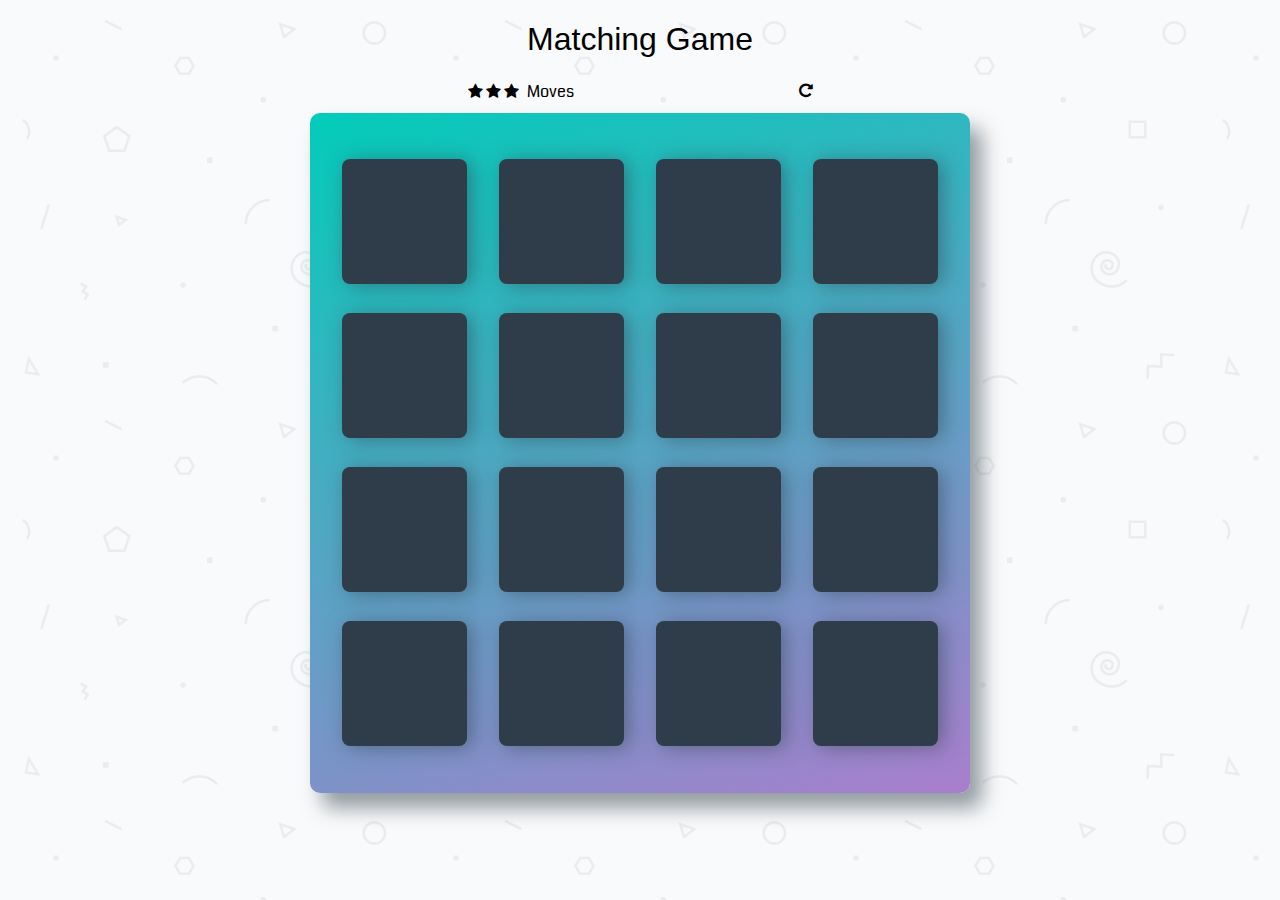
<file: index.html>
<!doctype html>
<html lang="en">
<head>
    <meta charset="utf-8">
    <meta name="viewport" content="width=device-width, initial-scale=1">
    <link rel="icon" href="http://www.atreks.com/wp-content/uploads/2011/08/LettersNumbersIcon.jpg" sizes="16x16 32x32">
    <title>Matching Game</title>
    <meta name="description" content="">
    <link rel="stylesheet prefetch" href="https://maxcdn.bootstrapcdn.com/font-awesome/4.6.1/css/font-awesome.min.css">
    <link rel="stylesheet prefetch" href="https://fonts.googleapis.com/css?family=Coda">
</head>
<body>
    <main class="container">
        <header>
            <h1>Matching Game</h1>
        </header>

        <section class="score-panel">
        	<ul class="stars">
        		<li><i class="fa fa-star"></i></li>
        		<li><i class="fa fa-star"></i></li>
        		<li><i class="fa fa-star"></i></li>
        	</ul>

        	<span class="moves"></span> Moves

            <div class="restart">
                <div class="timeTaken">
                </div>
                <i class="fa fa-repeat"></i>
            </div>
        </section>

        <ul class="deck">
        </ul>
    </main>
    <div class="won"></div>
    <link rel="stylesheet" href="https://stackpath.bootstrapcdn.com/bootstrap/4.1.1/css/bootstrap.min.css" integrity="sha384-WskhaSGFgHYWDcbwN70/dfYBj47jz9qbsMId/iRN3ewGhXQFZCSftd1LZCfmhktB"
    crossorigin="anonymous">
    <script src="https://code.jquery.com/jquery-3.3.1.js"></script>
    <script src="js/app.js"></script>
    <link rel="stylesheet" href="css/app.css">
</body>
</html>
</file>
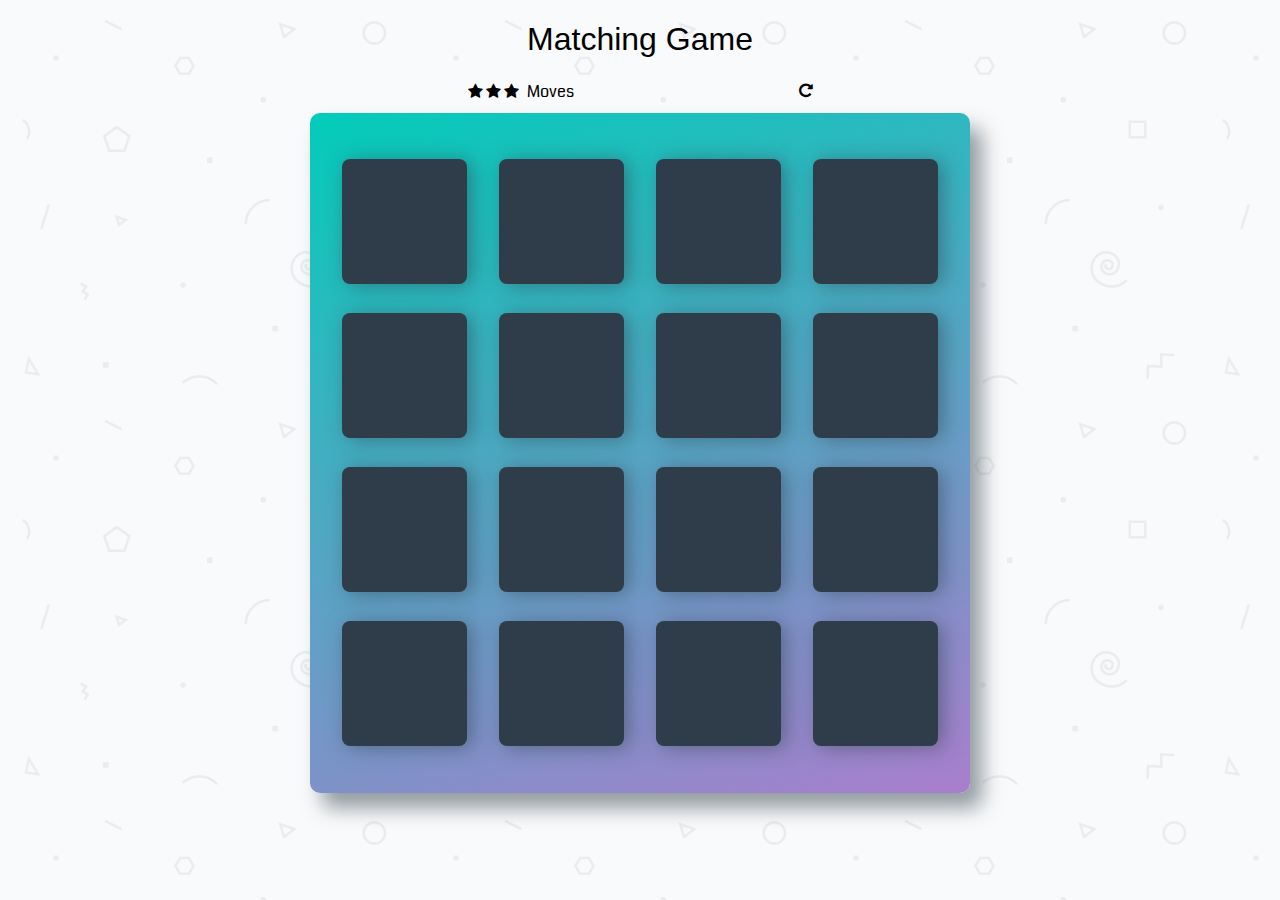
<file: submit/index.html>
<!doctype html>
<html lang="en">
<head>
    <meta charset="utf-8">
    <meta name="viewport" content="width=device-width, initial-scale=1">
    <link rel="icon" href="http://www.atreks.com/wp-content/uploads/2011/08/LettersNumbersIcon.jpg" sizes="16x16 32x32">
    <title>Matching Game</title>
    <meta name="description" content="">
    <link rel="stylesheet prefetch" href="https://maxcdn.bootstrapcdn.com/font-awesome/4.6.1/css/font-awesome.min.css">
    <link rel="stylesheet prefetch" href="https://fonts.googleapis.com/css?family=Coda">
</head>
<body>
    <div class="container">
        <header>
            <h1>Matching Game</h1>
        </header>

        <section class="score-panel">
        	<ul class="stars">
        		<li><i class="fa fa-star"></i></li>
        		<li><i class="fa fa-star"></i></li>
        		<li><i class="fa fa-star"></i></li>
        	</ul>

        	<span class="moves"></span> Moves

            <div class="restart">
                <div class="timeTaken">
                </div>
                <i class="fa fa-repeat"></i>
            </div>
        </section>

        <ul class="deck">
        </ul>
    </div>
    <div class="won"></div>
    <link rel="stylesheet" href="https://stackpath.bootstrapcdn.com/bootstrap/4.1.1/css/bootstrap.min.css" integrity="sha384-WskhaSGFgHYWDcbwN70/dfYBj47jz9qbsMId/iRN3ewGhXQFZCSftd1LZCfmhktB"
    crossorigin="anonymous">
    <script src="https://code.jquery.com/jquery-3.3.1.js"></script>
    <script src="js/app.js"></script>
    <link rel="stylesheet" href="css/app.css">
</body>
</html>
</file>
<file: css/app.css>
html {
    box-sizing: border-box;
}

*,
*::before,
*::after {
    box-sizing: inherit;
}

html,
body {
    width: 100%;
    height: 100%;
    margin: 0;
    padding: 0;
}

body {
    background: #ffffff url('../img/geometry2.png'); /* Background pattern from Subtle Patterns */
    font-family: 'Coda', cursive;
}

.container {
    display: flex;
    justify-content: center;
    align-items: center;
    flex-direction: column;
}

h1 {
    font-family: 'Open Sans', sans-serif;
    font-weight: 300;
}

/*
*
* Adding the tick sign
*/

svg {
    width: 100px;
    display: block;
    margin: 40px auto 0;
}

.deck {
    width: 660px;
    min-height: 680px;
    background: linear-gradient(160deg, #02ccba 0%, #aa7ecd 100%);
    padding: 32px;
    border-radius: 10px;
    box-shadow: 12px 15px 20px 0 rgba(46, 61, 73, 0.5);
    display: flex;
    flex-wrap: wrap;
    justify-content: space-between;
    align-items: center;
    margin: 0 0 3em;
}

.deck .card {
    height: 125px;
    width: 125px;
    background: #2e3d49;
    font-size: 0;
    color: #ffffff;
    border-radius: 8px;
    cursor: pointer;
    display: flex;
    justify-content: center;
    align-items: center;
    box-shadow: 5px 2px 20px 0 rgba(46, 61, 73, 0.5);
}

.deck .card.open {
    background: #02b3e4;
    cursor: default;
    animation: open-card 0.1s linear both;
}

@keyframes open-card {
    0% {transform: rotateY(0);}
    100% {transform: rotateY(360deg);}
}

.deck .card.show {
    font-size: 33px;
}

.deck .card.match {
    animation: matched-card 0.2s linear both;
    cursor: default;
    background: #02ccba;
    font-size: 33px;
}

@keyframes matched-card {
    0% {
        -webkit-transform: scale3d(1, 1, 1);
        transform: scale3d(1, 1, 1);
    }
    30% {
        -webkit-transform: scale3d(0.75, 1.25, 1);
        transform: scale3d(0.75, 1.25, 1);
    }
    40% {
        -webkit-transform: scale3d(1.25, 0.75, 1);
        transform: scale3d(1.25, 0.75, 1);
    }
    50% {
        -webkit-transform: scale3d(0.85, 1.15, 1);
        transform: scale3d(0.85, 1.15, 1);
    }
    65% {
        -webkit-transform: scale3d(1.05, 0.95, 1);
        transform: scale3d(1.05, 0.95, 1);
    }
    75% {
        -webkit-transform: scale3d(0.95, 1.05, 1);
        transform: scale3d(0.95, 1.05, 1);
    }
    100% {
        -webkit-transform: scale3d(1, 1, 1);
        transform: scale3d(1, 1, 1);
    }
}

.deck .card.wrong {
    cursor: default;
    background: red;
    font-size: 33px;
    animation: shake 0.5s linear both;
}

@keyframes shake {
    0% { transform: translate(1px, 1px) rotate(0deg); }
    5% { transform: translate(-1px, -2px) rotate(-1deg); }
    10% { transform: translate(-3px, 0px) rotate(1deg); }
    15% { transform: translate(3px, 2px) rotate(0deg); }
    20% { transform: translate(1px, -1px) rotate(1deg); }
    25% { transform: translate(-1px, 2px) rotate(-1deg); }
    30% { transform: translate(-3px, 1px) rotate(0deg); }
    35% { transform: translate(3px, 1px) rotate(-1deg); }
    40% { transform: translate(-1px, -1px) rotate(1deg); }
    45% { transform: translate(1px, 2px) rotate(0deg); }
    50% { transform: translate(1px, -2px) rotate(-1deg); }
    55% {transform: rotateY(0);}
    100% {transform: rotateY(360deg);}
}

/*
 * Styles for the Score Panel
 */

.score-panel {
    text-align: left;
    width: 345px;
    margin-bottom: 10px;
}

.score-panel .stars {
    margin: 0;
    padding: 0;
    display: inline-block;
    margin: 0 5px 0 0;
}

.score-panel .stars li {
    list-style: none;
    display: inline-block;
}

.score-panel .restart {
    float: right;
    cursor: default;
    display: flex;
    flex-wrap: wrap;
}

.fa-repeat {
    cursor: pointer;
    padding-top: 2px;
}

.timeTaken {
    margin-right: 1rem;
}

/*
* for the won class
*/
.won {
    text-align: center;
    flex-wrap: wrap;

}

/*
* Responsiveness
*/

@media screen and (min-width: 320px) and (max-width: 630px) {
    body {
        padding: 8px;
    }

    h1 {
        display: block;
        text-align: center;
    }
    
    .score-panel {
        width: 100%;
        padding: 0 10px;
    }
    .fa-repeat {
        right: 120px;
    }
    .deck {
        min-height: 400px;
        width: 100%;
        padding: 20px 18px;
        margin: 15px 0 0;
    }
    .deck .card {
        width: 57px;
        height: 58px;
    }
    .deck .card.show {
        font-size: 22px;
    }
}

@media screen and (min-width: 337px) and (max-width: 630px) {
    .deck {
        height: 400px;
        max-height: 600px;
        width: 100%;
        padding: 20px 18px;
        margin: 15px 0 0;
    }
    .deck .card {
        width: 21%;
        height: 70px;
        max-width: 125px;
        max-height: 125px;
    }
    .deck .card.show {
        font-size: 160%;
    }
    .fa-repeat {
        right: 150px;
    }
}

@media screen and (min-width: 440px) and (max-width: 630px) {
    .score-panel {
        width: 80%;
    }
    .deck {
        height: 500px;
        padding: 20px 35px;
    }
    .deck .card {
        height: 80px;
    }
    .fa-repeat {
        text-align: center;
    }
}

@media screen and (min-width: 549px) and (max-width: 630px) {
    body {
        padding: 0 24px;
    }
    .deck {
        height: 550px;
        padding: 40px;
    }
    .deck .card {
        width: 22%;
        height: 6rem;
    }
    .deck .card.show {
        font-size: 28px;
    }
}
</file>
<file: submit/css/app.css>
html {
    box-sizing: border-box;
}

*,
*::before,
*::after {
    box-sizing: inherit;
}

html,
body {
    width: 100%;
    height: 100%;
    margin: 0;
    padding: 0;
}

body {
    background: #ffffff url('../img/geometry2.png'); /* Background pattern from Subtle Patterns */
    font-family: 'Coda', cursive;
}

.container {
    display: flex;
    justify-content: center;
    align-items: center;
    flex-direction: column;
}

h1 {
    font-family: 'Open Sans', sans-serif;
    font-weight: 300;
}

/*
*
* Adding the tick sign
*/

svg {
    width: 100px;
    display: block;
    margin: 40px auto 0;
}

.deck {
    width: 660px;
    min-height: 680px;
    background: linear-gradient(160deg, #02ccba 0%, #aa7ecd 100%);
    padding: 32px;
    border-radius: 10px;
    box-shadow: 12px 15px 20px 0 rgba(46, 61, 73, 0.5);
    display: flex;
    flex-wrap: wrap;
    justify-content: space-between;
    align-items: center;
    margin: 0 0 3em;
}

.deck .card {
    height: 125px;
    width: 125px;
    background: #2e3d49;
    font-size: 0;
    color: #ffffff;
    border-radius: 8px;
    cursor: pointer;
    display: flex;
    justify-content: center;
    align-items: center;
    box-shadow: 5px 2px 20px 0 rgba(46, 61, 73, 0.5);
}

.deck .card.open {
    background: #02b3e4;
    cursor: default;
    animation: open-card 0.1s linear both;
}

@keyframes open-card {
    0% {transform: rotateY(0);}
    100% {transform: rotateY(360deg);}
}

.deck .card.show {
    font-size: 33px;
}

.deck .card.match {
    animation: matched-card 0.2s linear both;
    cursor: default;
    background: #02ccba;
    font-size: 33px;
}

@keyframes matched-card {
    0% {
        -webkit-transform: scale3d(1, 1, 1);
        transform: scale3d(1, 1, 1);
    }
    30% {
        -webkit-transform: scale3d(0.75, 1.25, 1);
        transform: scale3d(0.75, 1.25, 1);
    }
    40% {
        -webkit-transform: scale3d(1.25, 0.75, 1);
        transform: scale3d(1.25, 0.75, 1);
    }
    50% {
        -webkit-transform: scale3d(0.85, 1.15, 1);
        transform: scale3d(0.85, 1.15, 1);
    }
    65% {
        -webkit-transform: scale3d(1.05, 0.95, 1);
        transform: scale3d(1.05, 0.95, 1);
    }
    75% {
        -webkit-transform: scale3d(0.95, 1.05, 1);
        transform: scale3d(0.95, 1.05, 1);
    }
    100% {
        -webkit-transform: scale3d(1, 1, 1);
        transform: scale3d(1, 1, 1);
    }
}

.deck .card.wrong {
    cursor: default;
    background: red;
    font-size: 33px;
    animation: shake 0.5s linear both;
}

@keyframes shake {
    0% { transform: translate(1px, 1px) rotate(0deg); }
    5% { transform: translate(-1px, -2px) rotate(-1deg); }
    10% { transform: translate(-3px, 0px) rotate(1deg); }
    15% { transform: translate(3px, 2px) rotate(0deg); }
    20% { transform: translate(1px, -1px) rotate(1deg); }
    25% { transform: translate(-1px, 2px) rotate(-1deg); }
    30% { transform: translate(-3px, 1px) rotate(0deg); }
    35% { transform: translate(3px, 1px) rotate(-1deg); }
    40% { transform: translate(-1px, -1px) rotate(1deg); }
    45% { transform: translate(1px, 2px) rotate(0deg); }
    50% { transform: translate(1px, -2px) rotate(-1deg); }
    55% {transform: rotateY(0);}
    100% {transform: rotateY(360deg);}
}

/*
 * Styles for the Score Panel
 */

.score-panel {
    text-align: left;
    width: 345px;
    margin-bottom: 10px;
}

.score-panel .stars {
    margin: 0;
    padding: 0;
    display: inline-block;
    margin: 0 5px 0 0;
}

.score-panel .stars li {
    list-style: none;
    display: inline-block;
}

.score-panel .restart {
    float: right;
    cursor: default;
    display: flex;
    flex-wrap: wrap;
}

.fa-repeat {
    cursor: pointer;
    padding-top: 2px;
}

.timeTaken {
    margin-right: 1rem;
}

/*
* for the won class
*/
.won {
    text-align: center;
    flex-wrap: wrap;

}

/*
* Responsiveness
*/

@media screen and (min-width: 320px) and (max-width: 630px) {
    body {
        padding: 8px;
    }

    h1 {
        display: block;
        text-align: center;
    }
    
    .score-panel {
        width: 100%;
        padding: 0 10px;
    }
    .fa-repeat {
        right: 120px;
    }
    .deck {
        min-height: 400px;
        width: 100%;
        padding: 20px 18px;
        margin: 15px 0 0;
    }
    .deck .card {
        width: 57px;
        height: 58px;
    }
    .deck .card.show {
        font-size: 22px;
    }
}

@media screen and (min-width: 337px) and (max-width: 630px) {
    .deck {
        height: 400px;
        max-height: 600px;
        width: 100%;
        padding: 20px 18px;
        margin: 15px 0 0;
    }
    .deck .card {
        width: 21%;
        height: 70px;
        max-width: 125px;
        max-height: 125px;
    }
    .deck .card.show {
        font-size: 160%;
    }
    .fa-repeat {
        right: 150px;
    }
}

@media screen and (min-width: 440px) and (max-width: 630px) {
    .score-panel {
        width: 80%;
    }
    .deck {
        height: 500px;
        padding: 20px 35px;
    }
    .deck .card {
        height: 80px;
    }
    .fa-repeat {
        text-align: center;
    }
}

@media screen and (min-width: 549px) and (max-width: 630px) {
    body {
        padding: 0 24px;
    }
    .deck {
        height: 550px;
        padding: 40px;
    }
    .deck .card {
        width: 22%;
        height: 6rem;
    }
    .deck .card.show {
        font-size: 28px;
    }
}
</file>
